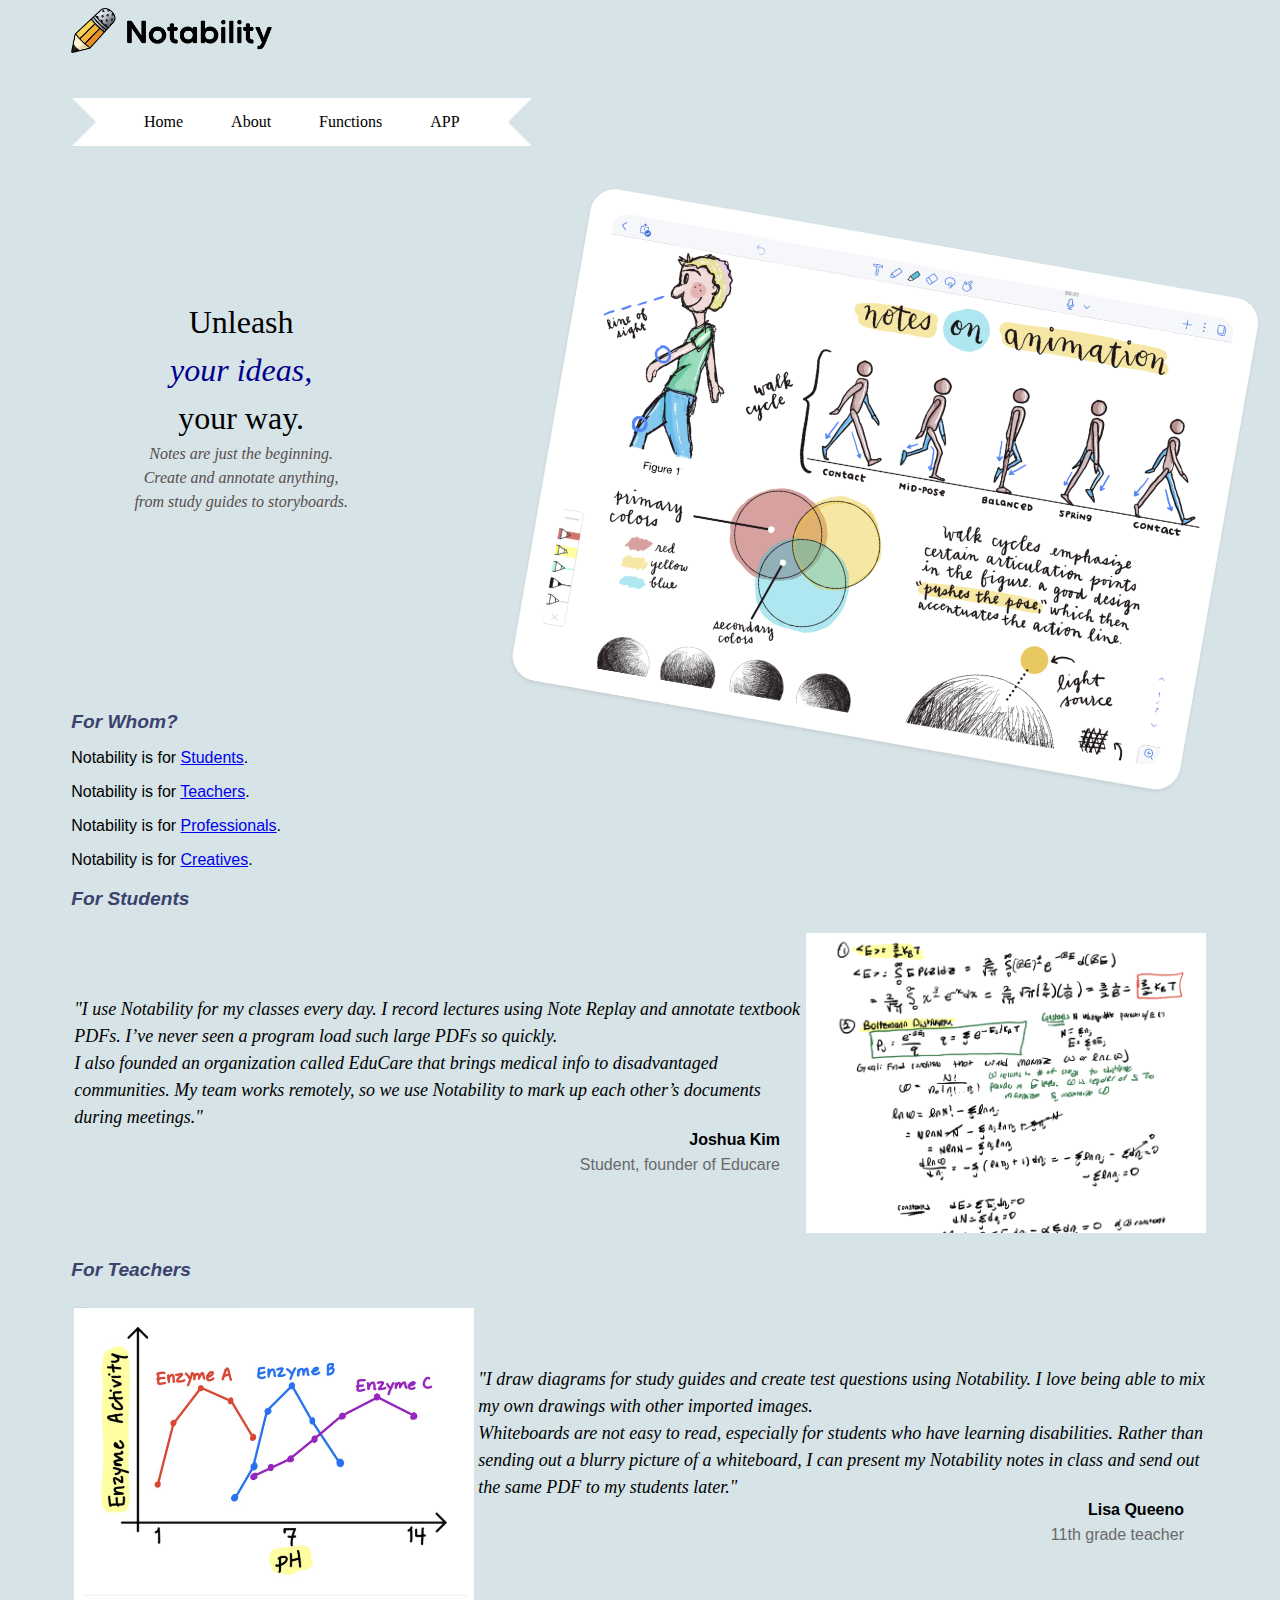
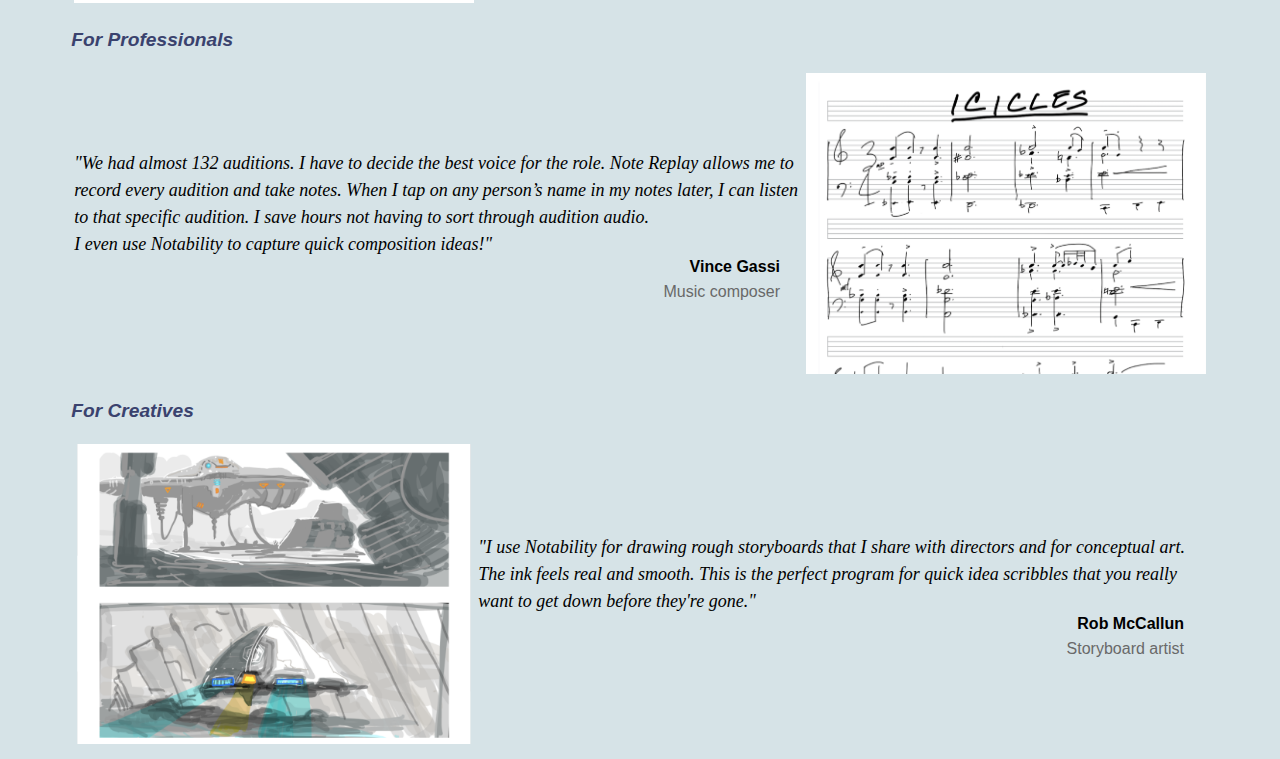
<file: index.html>
<!DOCTYPE html>
<html lang="en">
    <head>
        <meta charset="UTF-8">
        <title>About Notability</title>
        <link rel="stylesheet" href="style1.css">
    </head>

    <body> 
         <img src="images/icon.png" width="16%" style="margin-left: 5%;">

        <div class="ribbon" style="" >
            <a href='index.html'><span>Home</span></a>
            <a href='about.html'><span>About</span></a>
            <a href='functions.html'><span>Functions</span></a>
            <a href='app.html'><span>APP</span></a>
        </div>

         <div>
         <div class="img">
             <img src="images/hero-ipad.png" width="60%" style="-webkit-transform:rotate(10deg); -webkit-transform-origin:10px 20px;">
             <p class="header1">
                 <span>Unleash<br/></span>
                 <span id="header2">your ideas,<br/></span>
                 <span>your way.<br/></span>
                 <span id="intro">Notes are just the beginning.<br/>Create and annotate anything,<br/>from study guides to storyboards.</span>
             </p>
         </div>
        <div class="target" >

            <h2 class="header3">For Whom?</h2>
            <p>Notability is for <a href="#For Students">Students</a>.</p> 
            <p>Notability is for <a href="#For Teachers">Teachers</a>.</p>
            <p>Notability is for <a href="#For Professionals">Professionals</a>.</p>
            <p>Notability is for <a href="#For Creatives">Creatives</a>.</p>
        
            <p a id="For Students" class="header3"></a> <strong>For Students</strong></p>
            <table>
                <tr align="left">
                    
                    <td><span class="quote"> &quot;I use Notability for my classes every day. I record lectures using Note Replay and annotate textbook PDFs. I’ve never seen a program load such large PDFs so quickly. 
                    <br>
                    I also founded an organization called EduCare that brings medical info to disadvantaged communities. My team works remotely, so we use Notability to mark up each other’s documents during meetings.&quot;</span>
                    <br>
                    </span>
                    <span class="name">Joshua Kim</span> 
                    <br> 
                    <span class="job">Student, founder of Educare</span>
                    </td>
                    <td><img src="images\note-lg-josh.png" width=400>
                    </td>
                </tr>
            </table>

            <p a id="For Teachers" class="header3"></a> <strong>For Teachers</strong></p>
            <table>
                <tr align="left">
                    <td><img src="images\note-lg-lisa.png" width="400"></td>
                    <td><span class="quote">&quot;I draw diagrams for study guides and create test questions using Notability. I love being able to mix my own drawings with other imported images.  
                    <br>
                    Whiteboards are not easy to read, especially for students who have learning disabilities. Rather than sending out a blurry picture of a whiteboard, I can present my Notability notes in class and send out the same PDF to my students later.&quot;</span>  
                    <br>
                    <span class="name">Lisa Queeno</span> 
                    <br> 
                    <span class="job">11th grade teacher</span>
                    </td> 
                </tr>
            </table>

            <p a id="For Professionals" class="header3"></a> <strong>For Professionals</strong></p>
            <table>
                <tr align="left">
                    <td><span class="quote">&quot;We had almost 132 auditions. I have to decide the best voice for the role. Note Replay allows me to record every audition and take notes. When I tap on any person’s name in my notes later, I can listen to that specific audition. I save hours not having to sort through audition audio.  
                    <br>
                    I even use Notability to capture quick composition ideas!&quot;</span>
                    <br>
                    <span class="name">Vince Gassi</span> 
                    <br> 
                    <span class="job">Music composer</span>
                    </td>
                    <td><img src="images\note-lg-vince.png" width="400">
                    </td>
                </tr>
            </table>

            <p a id="For Creatives" class="header3"></a> <strong>For Creatives</strong></p>
            <table>
                <tr align="left">
                    <td><img src="images\note-lg-rob.png" width="400"></td>
                    <td><span class="quote">&quot;I use Notability for drawing rough storyboards that I share with directors and for conceptual art. The ink feels real and smooth. This is the perfect program for quick idea scribbles that you really want to get down before they're gone.&quot;</span>  
                    <br>
                    <span class="name">Rob McCallun</span> 
                    <br> 
                    <span class="job">Storyboard artist</span>
                    </td> 
                </tr>
            </table>
         </div>
         </div>
    </body>
</html>
</file>
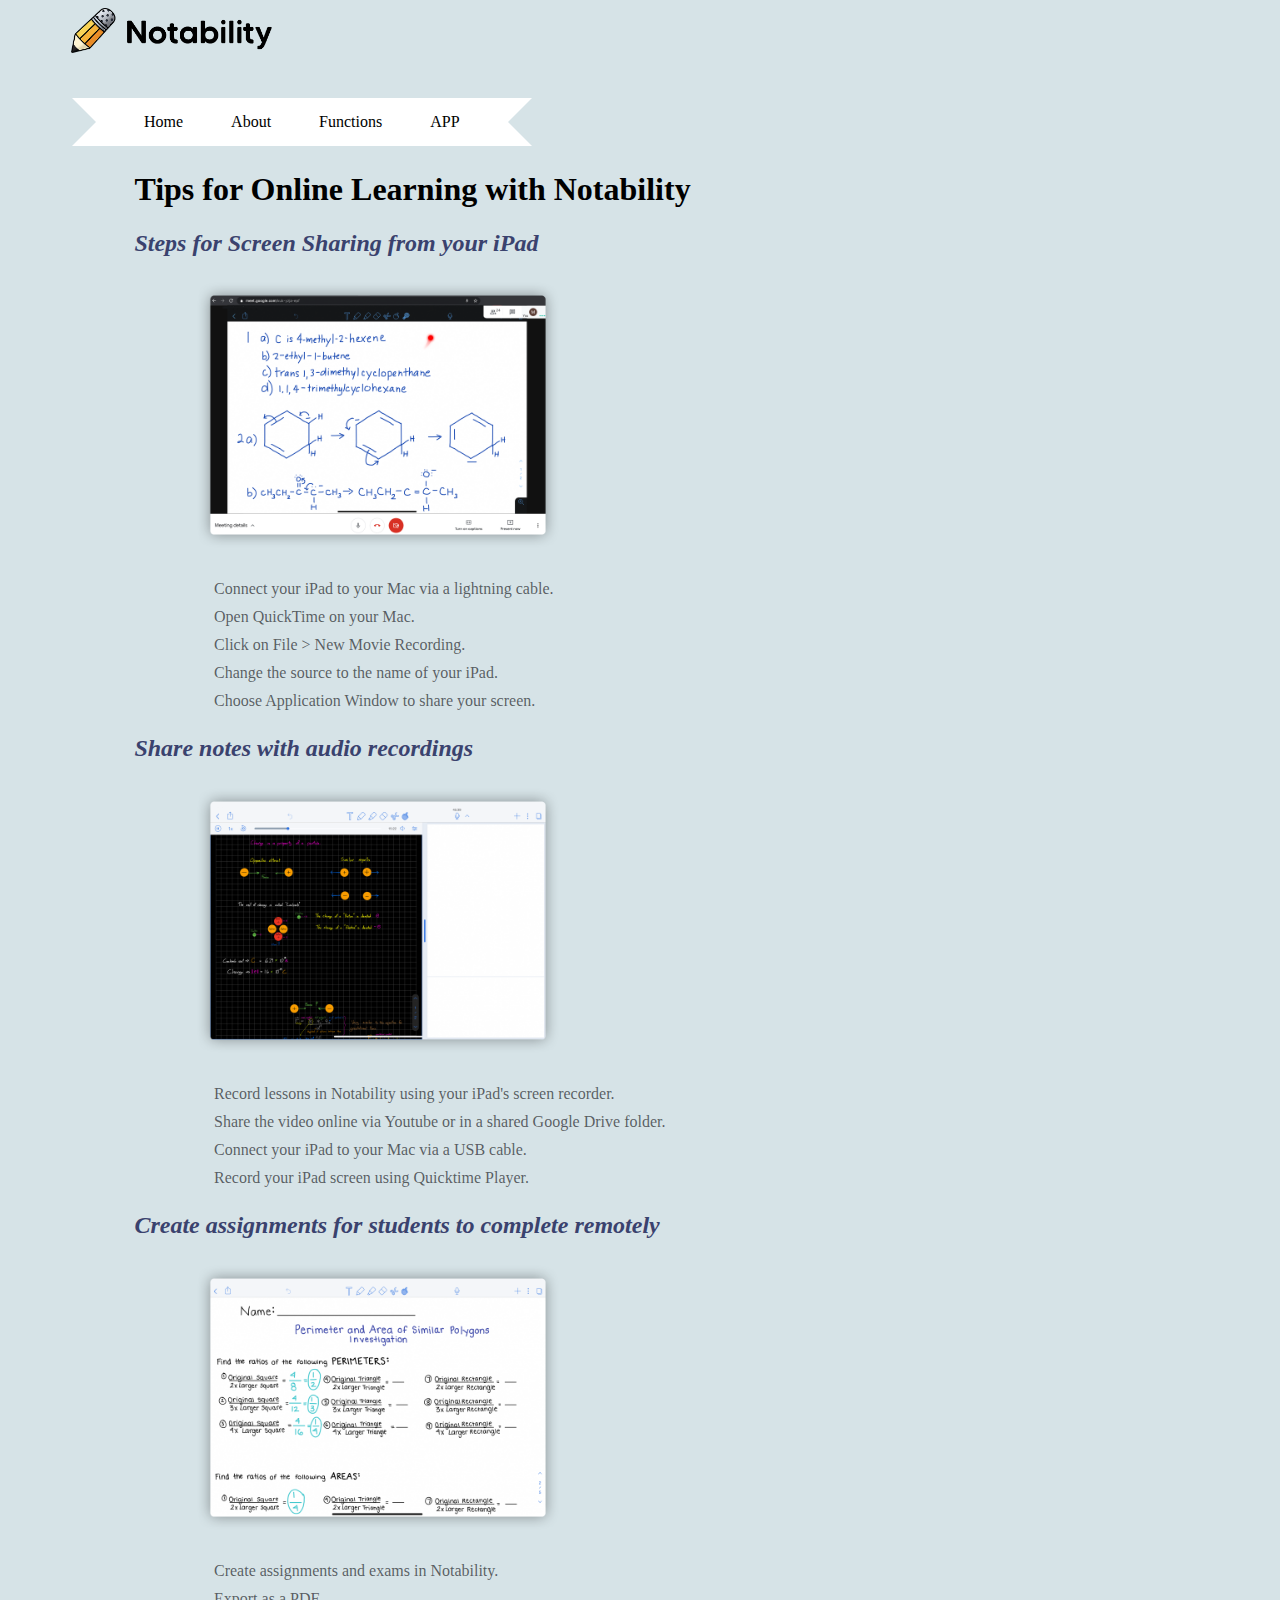
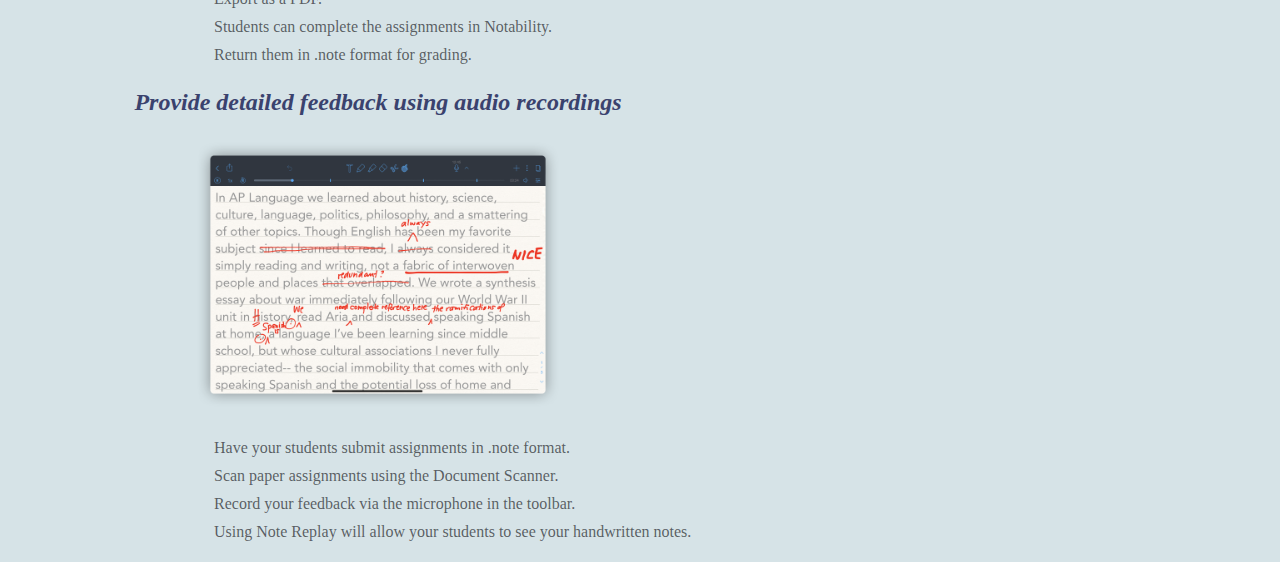
<file: about.html>
<!DOCTYPE html>
<html lang="en">
    <head>
        <meta charset="UTF-8">
        <title>About Notability</title>
        <link rel="stylesheet" href="style1.css">
        <link rel="stylesheet" href="style2.css">
    </head>

    <body>
         <img src="images/icon.png" width="16%" style="margin-left: 5%;">   

        <div class='ribbon'>
            <a href='index.html'><span>Home</span></a>
            <a href='about.html'><span>About</span></a>
            <a href='functions.html'><span>Functions</span></a>
            <a href='app.html'><span>APP</span></a>
        </div>

        <div>
        <h1>Tips for Online Learning with Notability</h1>

        <h2>Steps for Screen Sharing from your iPad</h2>
        <img src="images\onlinelearning2.png" width="500">
        <p>Connect your iPad to your Mac via a lightning cable.<br>
        Open QuickTime on your Mac.<br>
        Click on File > New Movie Recording.<br>
        Change the source to the name of your iPad. <br>
        Choose Application Window to share your screen.
        </p>

        <h2>Share notes with audio recordings</h2>
        <img src="images\onlinelearning3.png" width="500">
        <p>Record lessons in Notability using your iPad's screen recorder. <br>
        Share the video online via Youtube or in a shared Google Drive folder. <br>
        Connect your iPad to your Mac via a USB cable.<br>
        Record your iPad screen using Quicktime Player.
        </p>

        <h2>Create assignments for students to complete remotely</h2>
        <img src="images\onlinelearning5.png" width="500">
        <p>Create assignments and exams in Notability.<br>
        Export as a PDF. <br>
        Students can complete the assignments in Notability.<br>
        Return them in .note format for grading.
        </p>

        <h2>Provide detailed feedback using audio recordings</h2>
        <img src="images\onlinelearning6.png" width="500">
        <p>Have your students submit assignments in .note format.<br>
        Scan paper assignments using the Document Scanner. <br>
        Record your feedback via the microphone in the toolbar.<br>
        Using Note Replay will allow your students to see your handwritten notes.
        </p>
        </div>
    </body>
</html>
</file>
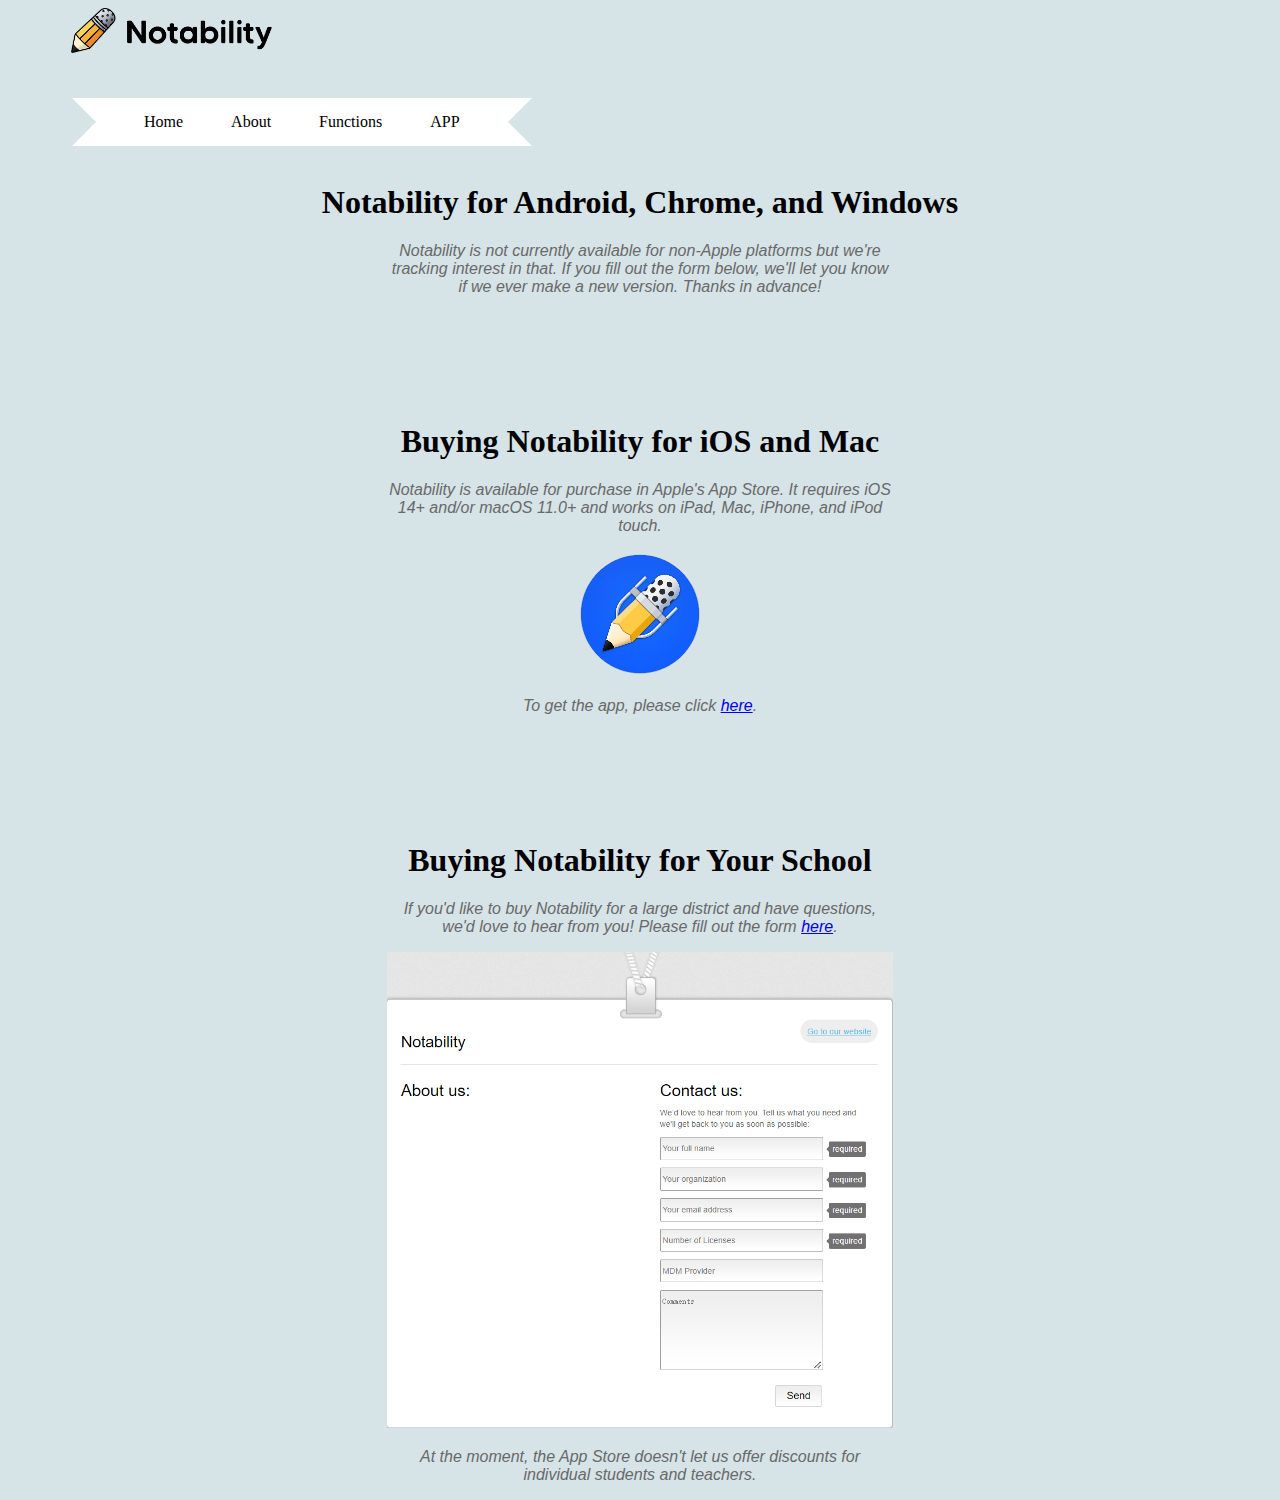
<file: app.html>
<!DOCTYPE html>
<html lang="en">
    <head>
        <meta charset="UTF-8">
        <title>About Notability</title>
        <link rel="stylesheet" href="style1.css">
        <link rel="stylesheet" href="style3.css">
    </head>

    <body>
         <img src="images/icon.png" width="16%" style="margin-left: 5%;">   

        <div class='ribbon'>
            <a href='index.html'><span>Home</span></a>
            <a href='about.html'><span>About</span></a>
            <a href='functions.html'><span>Functions</span></a>
            <a href='app.html'><span>APP</span></a>
        </div>

        <div>
            <h1>Notability for Android, Chrome, and Windows</h1>
            <p style="margin-inline:30%;">Notability is not currently available for non-Apple platforms but we're tracking interest in that. If you fill out the form below, we'll let you know if we ever make a new version. Thanks in advance!<br/> 
            </p>
            <h1>Buying Notability for iOS and Mac</h1>
            <p style="margin-inline:30%;">Notability is available for purchase in Apple's App Store. It requires iOS 14+ and/or macOS 11.0+ and works on iPad, Mac, iPhone, and iPod touch.<br/> 
            </p>
            <img src="images/app.png" width="10%"> 
            <p style="margin-inline:30%;">To get the app, please click <a href="https://apps.apple.com/cn/app/notability/id360593530">here</a>. <br/>
            </p>
            <h1>Buying Notability for Your School</h1>
            <p style="margin-inline:30%;">If you'd like to buy Notability for a large district and have questions, we'd love to hear from you! Please fill out the form <a href="https://notability.futuresimple.com/">here</a>. <br/></p>
            <img src="images/form.png" width="40%">
            <p style="margin-inline:30%;">At the moment, the App Store doesn't let us offer discounts for individual students and teachers.<br/> 
            </p>
            
        </div>
    </body>
</html>
</file>
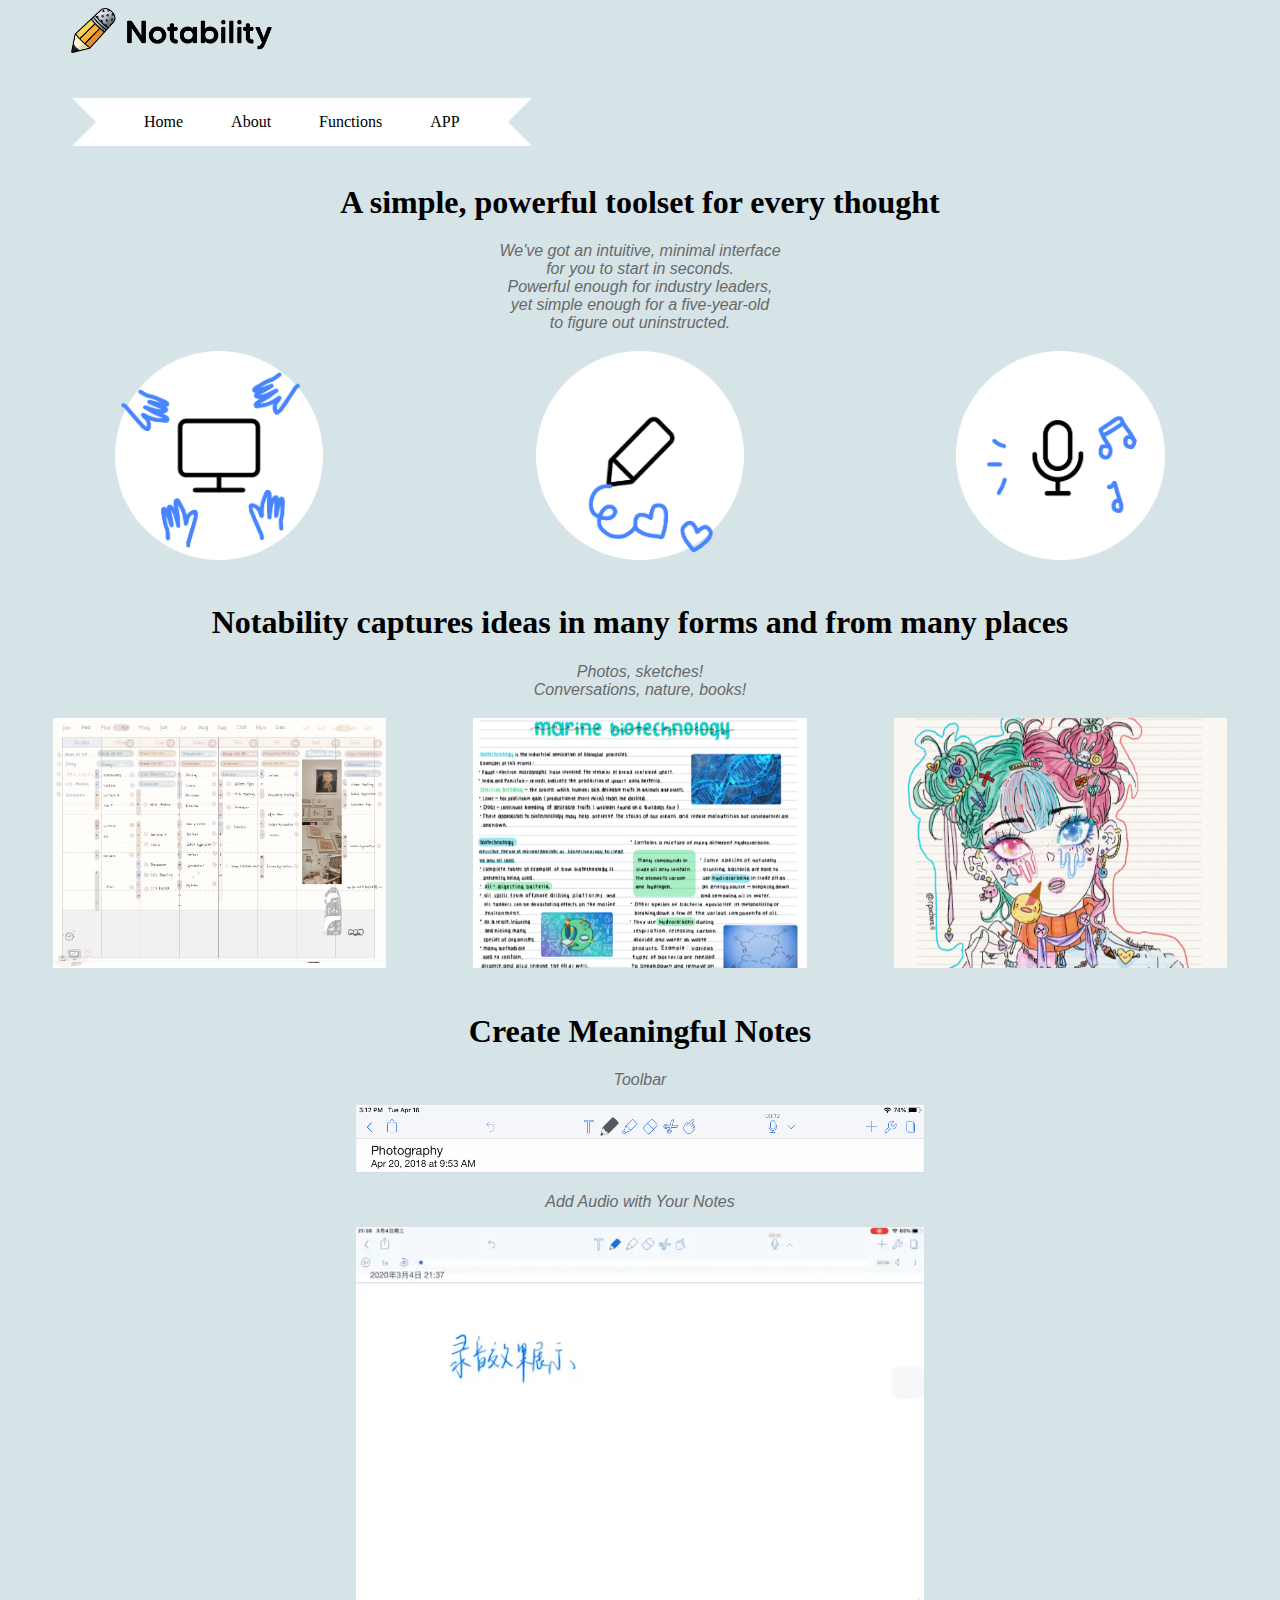
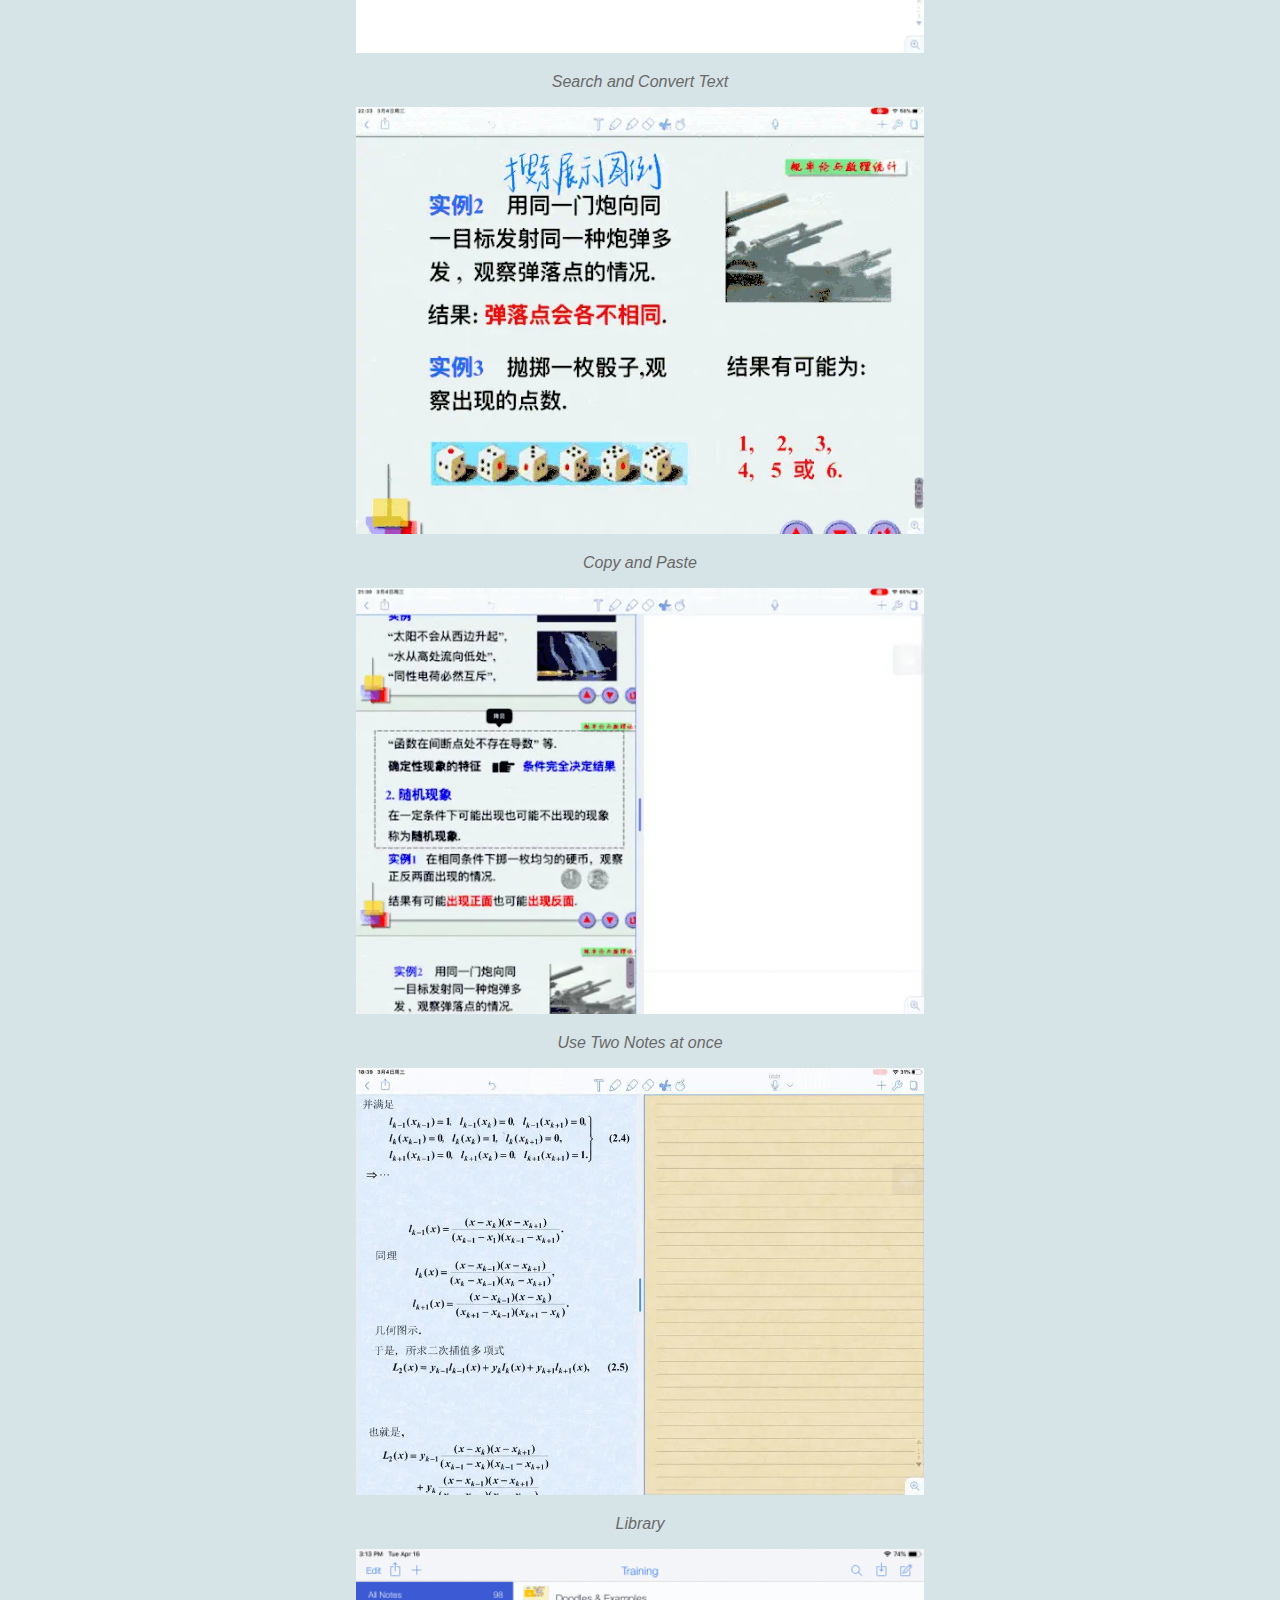
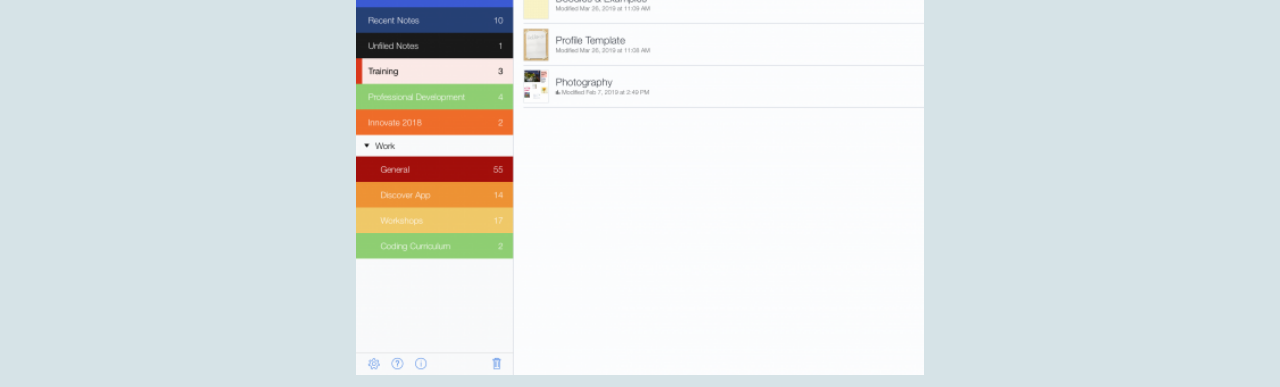
<file: functions.html>
<!DOCTYPE html>
<html lang="en">
    <head>
        <meta charset="UTF-8">
        <title>About Notability</title>
        <link rel="stylesheet" href="style1.css">
        <link rel="stylesheet" href="style3.css">
    </head>

    <body>
         <img src="images/icon.png" width="16%" style="margin-left: 5%;">   

        <div class='ribbon'>
            <a href='index.html'><span>Home</span></a>
            <a href='about.html'><span>About</span></a>
            <a href='functions.html'><span>Functions</span></a>
            <a href='app.html'><span>APP</span></a>
        </div>
                 
        <div>
            <h1>A simple, powerful toolset for every thought</h1>
            <p>We've got an intuitive, minimal interface<br/> 
            for you to start in seconds. <br/>
            Powerful enough for industry leaders, <br/>
            yet simple enough for a five-year-old<br/> 
            to figure out uninstructed.</p>
        </div>

        <table>
            <tr align="center">
                <td><img src="images/present.png" width="50%"> </td>
                <td><img src="images/write.png" width="50%"> </td> 
                <td><img src="images/record.png" width="50%"> </td>
            </tr>
        </table>
        
        <div>
            <h1 style="margin-top: 3%;">Notability captures ideas in many forms and from many places</h1>
            <p>Photos, sketches!<br/> 
            Conversations, nature, books!<br/></p>
        </div>    
            
        <table>
            <tr align="center">
                <td><img src="images/schedule.png" width="80%"> </td>
                <td><img src="images/note.png" width="80%"> </td> 
                <td><img src="images/painting.png" width="80%"> </td>
            </tr>
        </table>

        <div>
            <h1 style="margin-top: 3%;">Create Meaningful Notes</h1>
            <p>Toolbar<br/></p> 
            <img src="images\toolbar.png" width="45%" style="text-align: center;"> 
            <p>Add Audio with Your Notes<br/></p> 
            <img src="images\recording.webp" width="45%" style="text-align: center;">
            <p>Search and Convert Text<br/></p> 
            <img src="images\search.webp" width="45%" style="text-align: center;">
            <p>Copy and Paste<br/></p> 
            <img src="images\copy.webp" width="45%" style="text-align: center;">
            <p>Use Two Notes at once<br/></p> 
            <img src="images\twonotes.webp" width="45%" style="text-align: center;">
            <p>Library<br/></p> 
            <img src="images\library.png" width="45%" style="text-align: center;"> 
        </div>    

     </body>   
</html>
</file>
<file: style1.css>
body {
    background-color: rgb(214, 227, 231);
}

.img {
    animation: colorize 2s cubic-bezier(0, 0, .78, .36) 1;
    background: transparent;
    margin-top: 10%;
    margin-left: 10%;
    text-align: right;
    max-width: 95%;
}

.header1{
    margin-top: 10%;
    margin-right: 20%;
    float: left;
    font-family: 'Times New Roman', Times, serif;
    font-size: 200%;
    text-align: center;
    line-height: 150%;
}

#header2{
    font-style: italic;
    color: darkblue;
}

#intro{
    float: left;
    text-align: center;
    font-family: 'Times New Roman', Times, serif;
    font-style: italic;
    font-size: 50%;
    line-height: 150%;
    color: rgb(88, 77, 77);
}

.ribbon {
    margin-left: 5%;
    margin-right: 50%;
    display: flex;
    justify-content: center;
    position: absolute;
    top: 10%;
}

.ribbon:after,
.ribbon:before {
    margin-top: 0.5em;
    content: "";
    display: flex;
    ;
    border: 1.5em solid #fff;
}

.ribbon:after {
    border-right-color: transparent;
}

.ribbon:before {
    border-left-color: transparent;
}

.ribbon a:link,
.ribbon a:visited {
    color: #000;
    text-decoration: none;
    height: 3.5em;
    overflow: hidden;
}

.ribbon span {
    background: #fff;
    display: inline-block;
    line-height: 3em;
    padding: 0 1.5em;
    margin-top: 0.5em;
    position: relative;
    -webkit-transition: background-color 0.2s, margin-top 0.2s;
    /* Saf3.2+, Chrome */
    -moz-transition: background-color 0.2s, margin-top 0.2s;
    /* FF4+ */
    -ms-transition: background-color 0.2s, margin-top 0.2s;
    /* IE10 */
    -o-transition: background-color 0.2s, margin-top 0.2s;
    /* Opera 10.5+ */
    transition: background-color 0.2s, margin-top 0.2s;
}

.ribbon a:hover span {
    background: #04a3ff4f;
    margin-top: 0;
}

.ribbon span:before {
    content: "";
    position: absolute;
    top: 3em;
    left: 0;
    border-right: 0.5em solid #518da0;
    border-bottom: 0.5em solid #fff;
}

.ribbon span:after {
    content: "";
    position: absolute;
    top: 3em;
    right: 0;
    border-left: 0.5em solid #518da0;
    border-bottom: 0.5em solid #fff;
}

.target{
    margin-left: 5%;
    margin-right: 5%;
    font-family: 'Segoe UI', Tahoma, Geneva, Verdana, sans-serif;
}

.header3{
    font-family: 'Segoe UI', Tahoma, Geneva, Verdana, sans-serif;
    font-style: oblique;
    font-size: larger;
    color: rgb(58, 66, 110);
}

.quote{
    font-family: 'Times New Roman', Times, serif;
    font-style: italic;
    font-size: large;
    line-height: 150%;
    text-align: justify;
}

.name{
    float: right;
    margin-right: 3%;
    font-weight: bold;
    
}

.job{
    float: right;
    margin-right: 3%;
    margin-top: 1%;
    color: dimgray;
}
</file>
<file: style2.css>
div{
    margin-left: 10%;
}

h1{
    margin-top: 10%;
    font-family: 'Times New Roman', Times, serif;  
}

h2{
    font-family: 'Times New Roman', Times, serif;  
    font-style: italic;
    color: rgb(58, 66, 110);
}

P{
    margin-left: 7%;
    font-family: Georgia, 'Times New Roman', Times, serif;
    font-size: 100%;
    line-height: 175%;
    color: rgba(4, 3, 8, 0.616);
}
</file>
<file: style3.css>
div{
    text-align: center;
}

h1{
    margin-top: 10%;
    font-family: 'Times New Roman', Times, serif;  
}

p{
    font-style: italic;
    font-family: sans-serif;
    color: dimgray;
}
</file>
